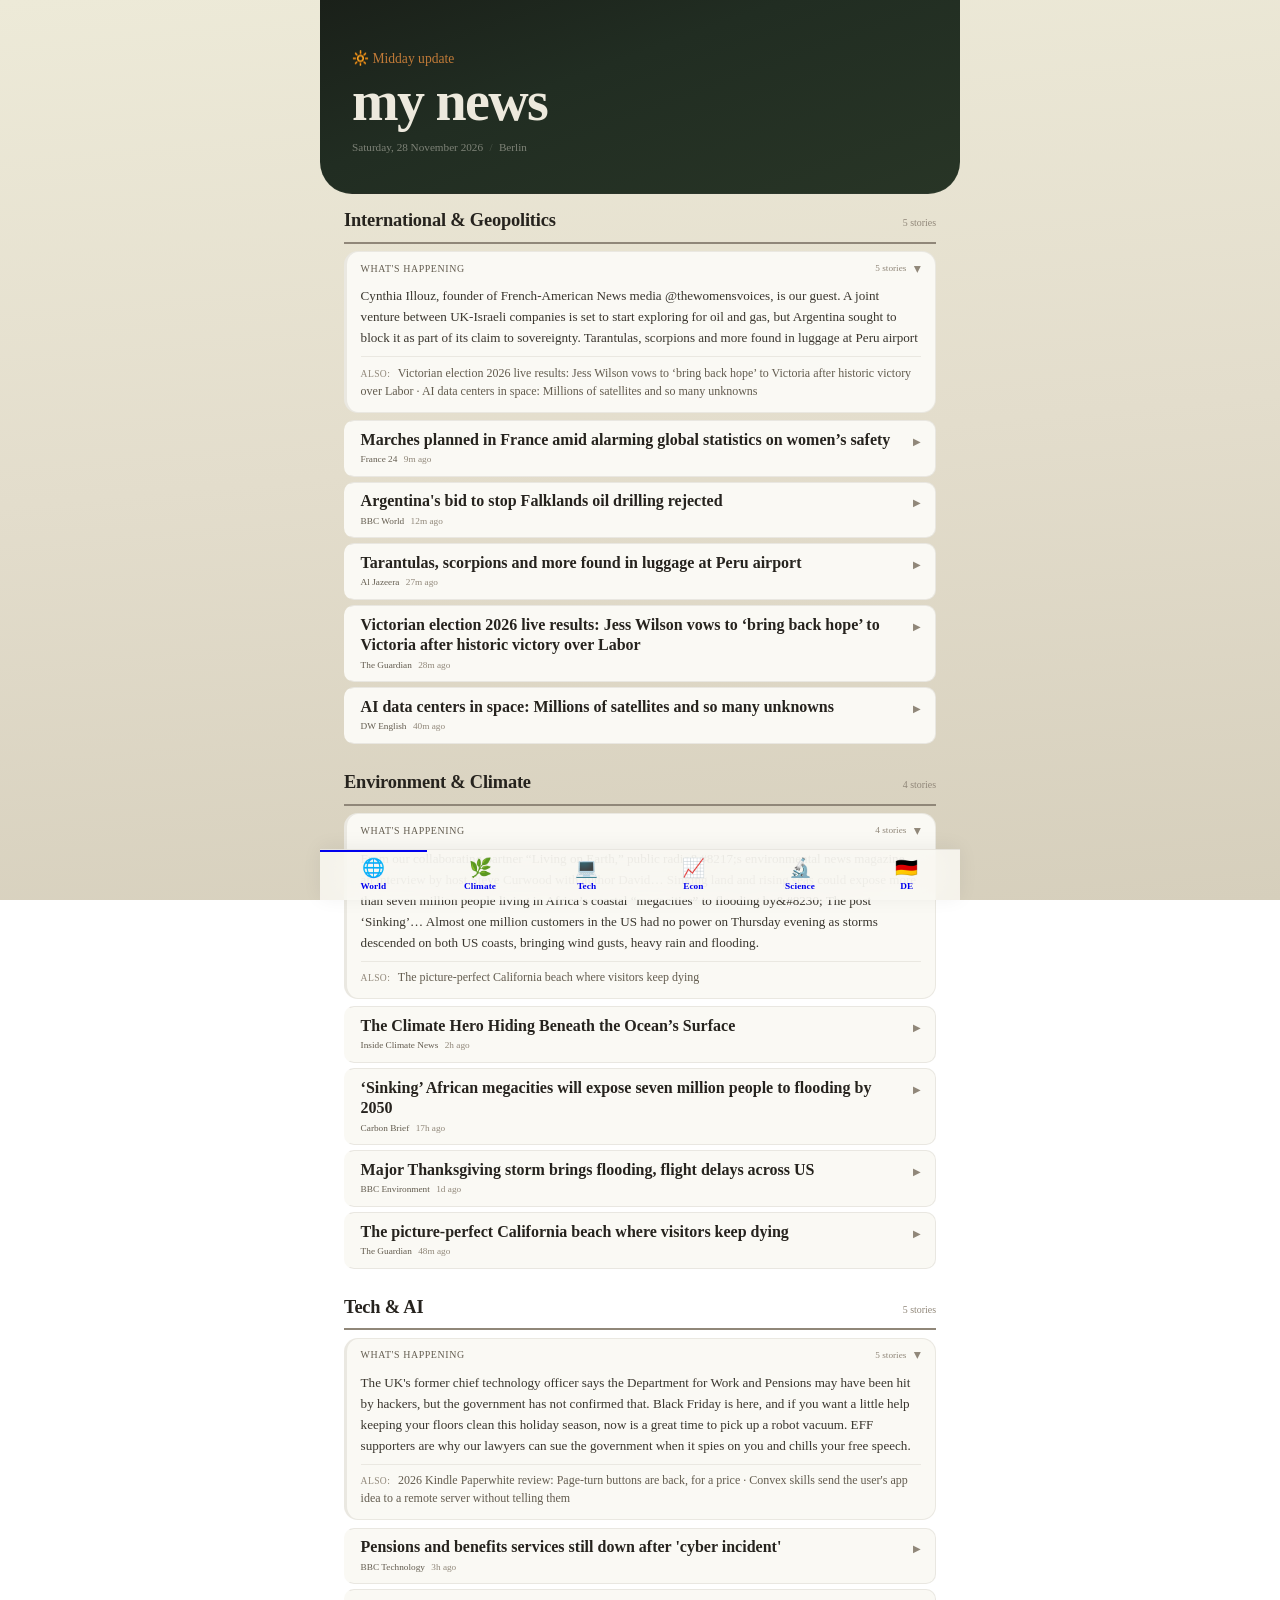
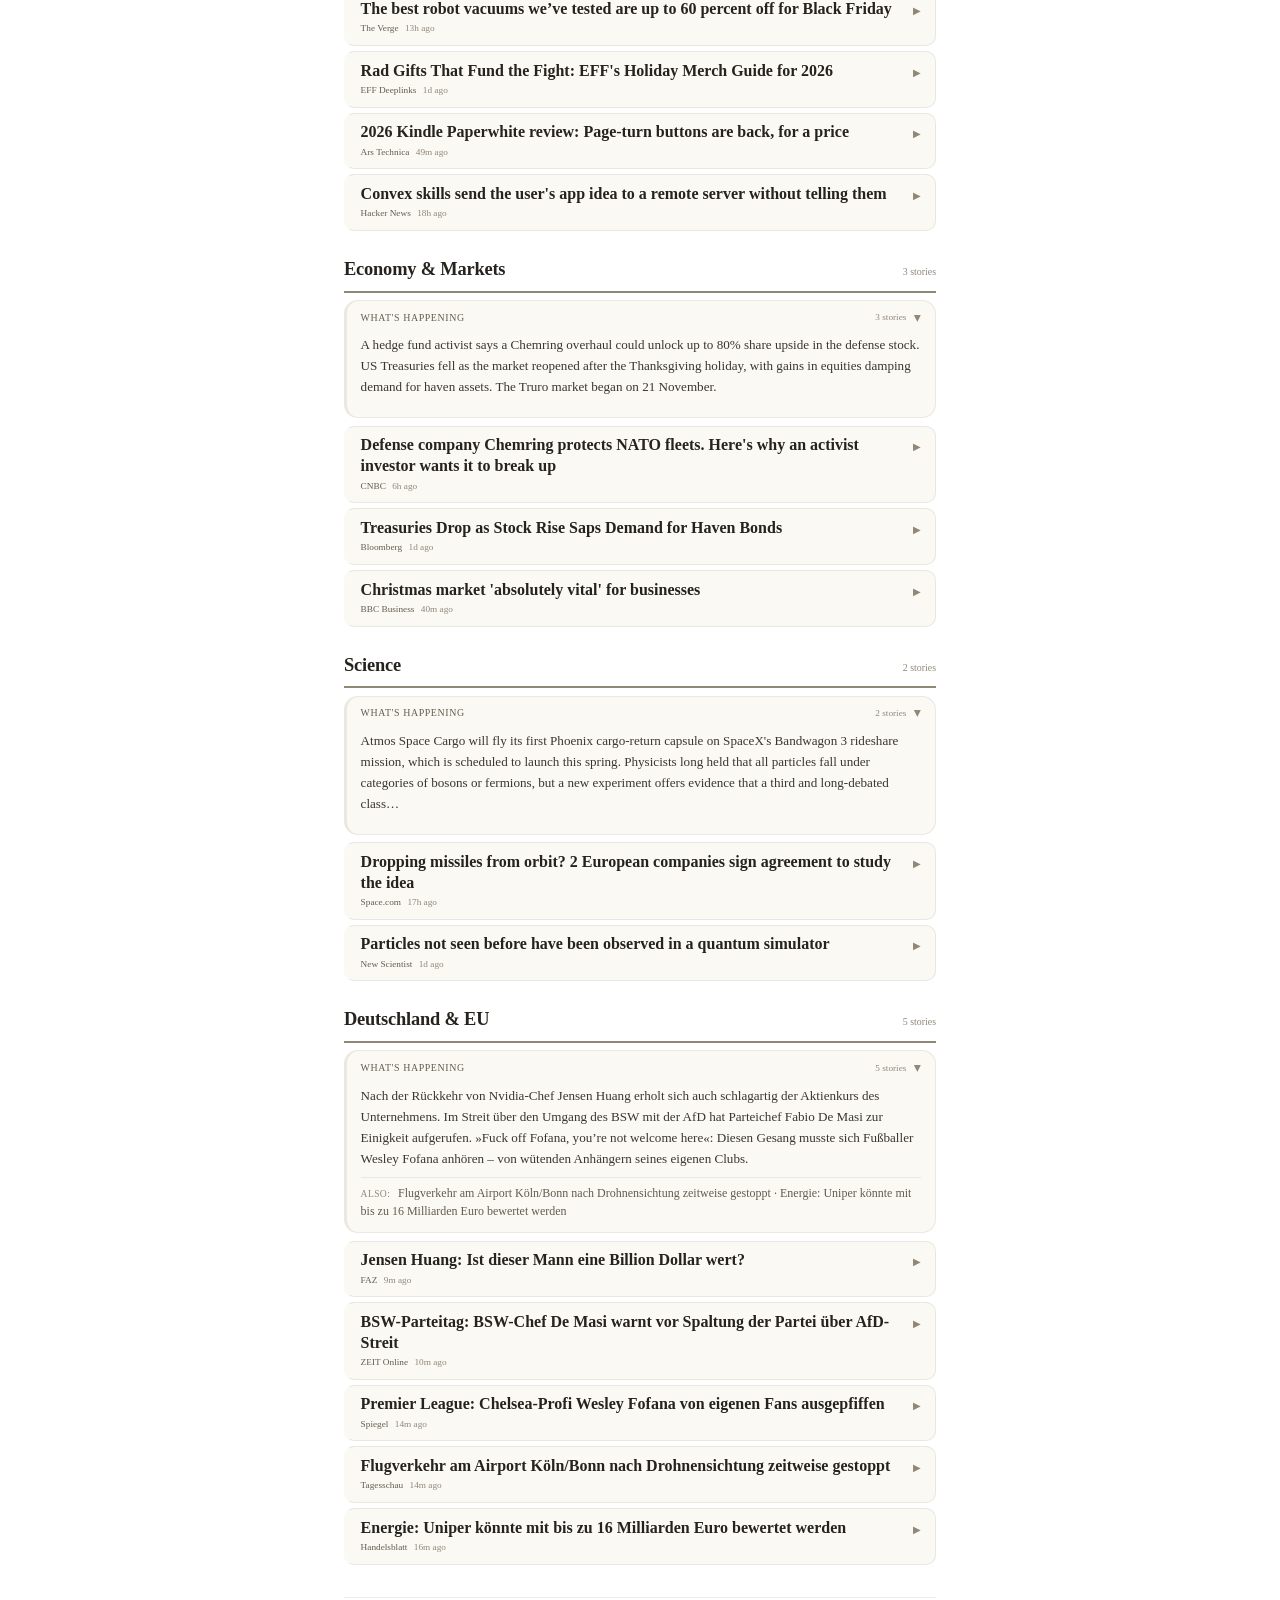
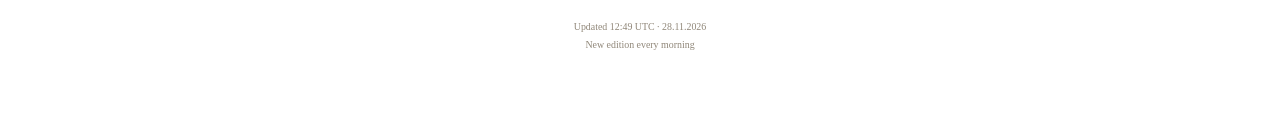
<file: docs/index.html>
<!DOCTYPE html>
<html lang="en">
<head>
    <meta charset="UTF-8">
    <meta name="viewport" content="width=device-width, initial-scale=1.0, viewport-fit=cover">
    <title>my news</title>
    <meta name="description" content="Your personal morning newspaper">
    <meta name="theme-color" content="#1A2019">
    <meta name="apple-mobile-web-app-capable" content="yes">
    <meta name="apple-mobile-web-app-status-bar-style" content="black-translucent">
    <meta name="apple-mobile-web-app-title" content="my news">
    <link rel="apple-touch-icon" href="icons/icon-192.png">
    <link rel="manifest" href="manifest.json">
    <link rel="preconnect" href="https://fonts.googleapis.com">
    <link rel="preconnect" href="https://fonts.gstatic.com" crossorigin>
    <link href="https://fonts.googleapis.com/css2?family=Bricolage+Grotesque:opsz,wght@12..96,200..800&family=Outfit:wght@300..700&display=swap" rel="stylesheet">
    <style>/* my news — styles */

*, *::before, *::after { margin: 0; padding: 0; box-sizing: border-box; }

/* ==============================
   LIGHT THEME (default)
   ============================== */
:root {
    --f-display: &#39;Bricolage Grotesque&#39;, system-ui, sans-serif;
    --f-body: &#39;Outfit&#39;, system-ui, sans-serif;
    --f-mono: ui-monospace, &#39;SF Mono&#39;, &#39;Cascadia Mono&#39;, &#39;Segoe UI Mono&#39;, monospace;

    --bg-top: #EDEAD8;
    --bg-mid: #E3DDCC;
    --bg-bot: #D6CFBC;
    --surface: #FAF9F4;
    --surface-hi: #F2F0E8;
    --surface-border: rgba(90, 80, 60, 0.10);
    --text: #26231E;
    --text-2: #3A362E;
    --text-3: #635C4F;
    --text-4: #908779;

    --accent: #C07A38;
    --accent-soft: rgba(192, 122, 56, 0.12);
    --accent-border: rgba(192, 122, 56, 0.3);
    --accent-hover: rgba(192, 122, 56, 0.18);

    --hero-bg: linear-gradient(160deg, #1A2019 0%, #212D22 40%, #283526 100%);
    --hero-text: #EDE9DD;
    --hero-dim: rgba(237,233,221,0.45);
    --hero-faint: rgba(237,233,221,0.2);
    --hero-glow1: rgba(192, 122, 56, 0.08);
    --hero-glow2: rgba(46, 122, 78, 0.05);
    --hero-hour-bg: rgba(192, 122, 56, 0.15);
    --hero-hour-dim: rgba(237,233,221,0.3);
    --hero-hour-text: rgba(237,233,221,0.8);
    --hero-border: rgba(237,233,221,0.06);

    --nav-glass: rgba(250, 249, 244, 0.82);
    --nav-border: rgba(90, 80, 60, 0.10);
    --nav-shadow: 0 -2px 20px rgba(0,0,0,0.06);

    --cat-international: #2C6E8A;
    --cat-environment: #2E7A4E;
    --cat-tech: #6D3DC7;
    --cat-economy: #B06510;
    --cat-science: #2558C2;
    --cat-germany: #C03030;

    --r: 14px;
    --r-sm: 10px;
}

/* ==============================
   DARK THEME
   ============================== */
[data-theme=&#34;dark&#34;] {
    --bg-top: #171A13;
    --bg-mid: #1A1D16;
    --bg-bot: #141710;
    --surface: #22261E;
    --surface-hi: #2A2E25;
    --surface-border: rgba(200, 190, 160, 0.08);
    --text: #E4DED0;
    --text-2: #C4BCA8;
    --text-3: #8A8272;
    --text-4: #7A7466;

    --accent: #D49040;
    --accent-soft: rgba(212, 144, 64, 0.14);
    --accent-border: rgba(212, 144, 64, 0.3);
    --accent-hover: rgba(212, 144, 64, 0.18);

    --hero-bg: linear-gradient(160deg, #0E120D 0%, #131A14 40%, #111810 100%);
    --hero-text: #E4DED0;
    --hero-dim: rgba(228,222,208,0.35);
    --hero-faint: rgba(228,222,208,0.15);
    --hero-glow1: rgba(212, 144, 64, 0.06);
    --hero-glow2: rgba(78, 170, 114, 0.04);
    --hero-hour-bg: rgba(212, 144, 64, 0.12);
    --hero-hour-dim: rgba(228,222,208,0.25);
    --hero-hour-text: rgba(228,222,208,0.75);
    --hero-border: rgba(228,222,208,0.05);

    --nav-glass: rgba(22, 26, 19, 0.82);
    --nav-border: rgba(200, 190, 160, 0.08);
    --nav-shadow: 0 -2px 20px rgba(0,0,0,0.25);

    --cat-international: #5A9EC4;
    --cat-environment: #4EAA72;
    --cat-tech: #A07EF4;
    --cat-economy: #D99A3A;
    --cat-science: #5E9CF5;
    --cat-germany: #E85858;
}

/* ==============================
   BASE
   ============================== */
html { font-size: 16px; -webkit-text-size-adjust: 100%; scroll-behavior: smooth; }

body {
    font-family: var(--f-body);
    font-weight: 400;
    background: linear-gradient(175deg, var(--bg-top) 0%, var(--bg-mid) 50%, var(--bg-bot) 100%);
    background-attachment: fixed;
    color: var(--text);
    max-width: 640px;
    margin: 0 auto;
    padding: 0 0 5rem;
    line-height: 1.6;
    min-height: 100vh;
    -webkit-font-smoothing: antialiased;
}

/* ==============================
   HERO
   ============================== */
.hero {
    background: var(--hero-bg);
    color: var(--hero-text);
    padding: 2.5rem 1.25rem 1rem;
    padding-top: max(2.5rem, calc(env(safe-area-inset-top) + 1.5rem));
    margin-bottom: 0.75rem;
    border-radius: 0 0 28px 28px;
    position: relative;
    overflow: hidden;
    border-bottom: 1px solid var(--hero-border);
}
.hero::before {
    content: &#39;&#39;;
    position: absolute;
    top: -30%;
    right: -15%;
    width: 55%;
    height: 75%;
    background: radial-gradient(ellipse, var(--hero-glow1) 0%, transparent 65%);
    pointer-events: none;
}
.hero::after {
    content: &#39;&#39;;
    position: absolute;
    bottom: -20%;
    left: -10%;
    width: 40%;
    height: 50%;
    background: radial-gradient(ellipse, var(--hero-glow2) 0%, transparent 65%);
    pointer-events: none;
}

.hero-greeting {
    font-family: var(--f-body);
    font-size: 0.85rem;
    font-weight: 500;
    color: var(--accent);
    margin-bottom: 0.35rem;
    position: relative;
}

.hero-top {
    display: flex;
    justify-content: space-between;
    align-items: flex-start;
    margin-bottom: 0.65rem;
    position: relative;
}
.hero-title {
    font-family: var(--f-display);
    font-size: 2.6rem;
    font-weight: 800;
    line-height: 0.95;
    letter-spacing: -0.03em;
    color: var(--hero-text);
    cursor: pointer;
    -webkit-user-select: none;
    user-select: none;
}
.hero-weather {
    display: flex;
    align-items: center;
    gap: 0.3rem;
    padding-top: 0.2rem;
}
.hw-icon { font-size: 1.6rem; line-height: 1; }
.hw-temp {
    font-family: var(--f-display);
    font-size: 2rem;
    font-weight: 700;
    line-height: 1;
    letter-spacing: -0.03em;
    color: var(--accent);
}

.hero-meta {
    font-family: var(--f-mono);
    font-size: 0.7rem;
    font-weight: 400;
    color: var(--hero-dim);
    display: flex;
    align-items: center;
    gap: 0.4rem;
    flex-wrap: wrap;
    margin-bottom: 1rem;
}
.hero-sep { color: var(--hero-faint); }

/* Hourly weather */
.hero-hourly-wrap {
    overflow-x: auto;
    margin: 0 -1.25rem;
    padding: 0 1.25rem;
    -webkit-overflow-scrolling: touch;
    scrollbar-width: none;
}
.hero-hourly-wrap::-webkit-scrollbar { display: none; }
.hero-hourly-wrap {
    mask-image: linear-gradient(to right, black 85%, transparent 100%);
    -webkit-mask-image: linear-gradient(to right, black 85%, transparent 100%);
}
.hero-hourly {
    display: flex;
    gap: 0.1rem;
    padding-bottom: 0.6rem;
    min-width: max-content;
}
.hh {
    display: flex;
    flex-direction: column;
    align-items: center;
    min-width: 3rem;
    padding: 0.4rem 0.2rem;
    border-radius: var(--r-sm);
    gap: 0.12rem;
}
.hh-now {
    background: var(--hero-hour-bg);
    outline: 1.5px solid var(--accent);
    outline-offset: -1.5px;
}
.hh-t {
    font-family: var(--f-mono);
    font-size: 0.6rem;
    font-weight: 500;
    color: var(--hero-hour-dim);
}
.hh-now .hh-t { color: var(--accent); font-weight: 700; }
.hh-now .hh-d { color: var(--accent); }
.hh-i { font-size: 1rem; line-height: 1; }
.hh-d {
    font-family: var(--f-mono);
    font-size: 0.75rem;
    font-weight: 500;
    color: var(--hero-hour-text);
}
.hh-r {
    font-family: var(--f-mono);
    font-size: 0.55rem;
    font-weight: 500;
    color: #7DBCE0;
    background: rgba(125, 188, 224, 0.12);
    padding: 0.05rem 0.25rem;
    border-radius: 3px;
}
.hh-r-hi {
    color: #93C5FD;
    background: rgba(147, 197, 253, 0.18);
}

/* ==============================
   FLOATING BOTTOM NAV
   ============================== */
.nav {
    position: fixed;
    bottom: 0;
    left: 50%;
    transform: translateX(-50%);
    z-index: 100;
    display: flex;
    align-items: stretch;
    gap: 0;
    max-width: 640px;
    width: 100%;
    padding: 0;
    padding-bottom: env(safe-area-inset-bottom, 0px);
    background: var(--nav-glass);
    backdrop-filter: blur(24px) saturate(1.5);
    -webkit-backdrop-filter: blur(24px) saturate(1.5);
    border-top: 1px solid var(--nav-border);
    box-shadow: var(--nav-shadow);
}
.nav-pill {
    flex: 1;
    display: flex;
    flex-direction: column;
    align-items: center;
    justify-content: center;
    gap: 0.1rem;
    padding: 0.45rem 0 0.4rem;
    text-decoration: none;
    background: none;
    border: none;
    border-top: 2px solid transparent;
    transition: all 0.12s ease;
    -webkit-tap-highlight-color: transparent;
}
.nav-pill:active { opacity: 0.6; }
.nav-icon {
    font-size: 1.15rem;
    line-height: 1;
}
.nav-label {
    font-family: var(--f-body);
    font-size: 0.58rem;
    font-weight: 600;
    letter-spacing: 0.01em;
}

/* Nav category colors */
.nav-pill[data-cat=&#34;international&#34;] .nav-label { color: var(--cat-international); }
.nav-pill[data-cat=&#34;environment&#34;]   .nav-label { color: var(--cat-environment); }
.nav-pill[data-cat=&#34;tech&#34;]          .nav-label { color: var(--cat-tech); }
.nav-pill[data-cat=&#34;economy&#34;]       .nav-label { color: var(--cat-economy); }
.nav-pill[data-cat=&#34;science&#34;]       .nav-label { color: var(--cat-science); }
.nav-pill[data-cat=&#34;germany&#34;]       .nav-label { color: var(--cat-germany); }

/* Active state via scroll spy */
.nav-pill.active {
    border-top-color: currentColor;
}
.nav-pill.active[data-cat=&#34;international&#34;] { border-top-color: var(--cat-international); }
.nav-pill.active[data-cat=&#34;environment&#34;]   { border-top-color: var(--cat-environment); }
.nav-pill.active[data-cat=&#34;tech&#34;]          { border-top-color: var(--cat-tech); }
.nav-pill.active[data-cat=&#34;economy&#34;]       { border-top-color: var(--cat-economy); }
.nav-pill.active[data-cat=&#34;science&#34;]       { border-top-color: var(--cat-science); }
.nav-pill.active[data-cat=&#34;germany&#34;]       { border-top-color: var(--cat-germany); }

/* ==============================
   CATEGORY SECTION
   ============================== */
.section {
    padding: 0 1rem;
    margin-bottom: 1.5rem;
}
.sec-head {
    display: flex;
    justify-content: space-between;
    align-items: baseline;
    margin-bottom: 0.45rem;
    padding-bottom: 0.4rem;
    border-bottom: 2.5px solid var(--text-4);
}
.sec-head[data-cat=&#34;international&#34;] { border-color: var(--cat-international); }
.sec-head[data-cat=&#34;environment&#34;]   { border-color: var(--cat-environment); }
.sec-head[data-cat=&#34;tech&#34;]          { border-color: var(--cat-tech); }
.sec-head[data-cat=&#34;economy&#34;]       { border-color: var(--cat-economy); }
.sec-head[data-cat=&#34;science&#34;]       { border-color: var(--cat-science); }
.sec-head[data-cat=&#34;germany&#34;]       { border-color: var(--cat-germany); }

.sec-label {
    font-family: var(--f-display);
    font-size: 1.15rem;
    font-weight: 700;
    letter-spacing: -0.01em;
}
.sec-head[data-cat=&#34;international&#34;] .sec-label { color: var(--cat-international); }
.sec-head[data-cat=&#34;environment&#34;]   .sec-label { color: var(--cat-environment); }
.sec-head[data-cat=&#34;tech&#34;]          .sec-label { color: var(--cat-tech); }
.sec-head[data-cat=&#34;economy&#34;]       .sec-label { color: var(--cat-economy); }
.sec-head[data-cat=&#34;science&#34;]       .sec-label { color: var(--cat-science); }
.sec-head[data-cat=&#34;germany&#34;]       .sec-label { color: var(--cat-germany); }

.sec-count {
    font-family: var(--f-mono);
    font-size: 0.62rem;
    color: var(--text-4);
}

/* ==============================
   SUMMARY — expandable overview
   ============================== */
.tldr {
    background: var(--surface);
    border-radius: var(--r);
    margin-bottom: 0.45rem;
    border: 1px solid var(--surface-border);
    border-left: 3px solid var(--text-4);
    overflow: hidden;
    transition: border-color 0.15s;
}
.tldr[open] { border-color: var(--surface-border); }

.tldr[data-cat=&#34;international&#34;] { border-left-color: var(--cat-international); }
.tldr[data-cat=&#34;environment&#34;]   { border-left-color: var(--cat-environment); }
.tldr[data-cat=&#34;tech&#34;]          { border-left-color: var(--cat-tech); }
.tldr[data-cat=&#34;economy&#34;]       { border-left-color: var(--cat-economy); }
.tldr[data-cat=&#34;science&#34;]       { border-left-color: var(--cat-science); }
.tldr[data-cat=&#34;germany&#34;]       { border-left-color: var(--cat-germany); }

.tldr-head {
    display: flex;
    align-items: center;
    gap: 0.5rem;
    padding: 0.55rem 0.85rem;
    cursor: pointer;
    list-style: none;
    -webkit-tap-highlight-color: transparent;
    user-select: none;
    -webkit-user-select: none;
}
.tldr-head::-webkit-details-marker { display: none; }
.tldr-head::marker { display: none; content: &#39;&#39;; }

.tldr-label {
    font-family: var(--f-mono);
    font-size: 0.62rem;
    font-weight: 500;
    text-transform: uppercase;
    letter-spacing: 0.06em;
    color: var(--text-3);
}
.tldr-count {
    font-family: var(--f-mono);
    font-size: 0.58rem;
    color: var(--text-4);
    margin-left: auto;
}
.tldr-chevron {
    font-size: 0.55rem;
    color: var(--text-4);
    transition: transform 0.2s;
}
.tldr[open] .tldr-chevron { transform: rotate(90deg); }

.tldr-body {
    padding: 0 0.85rem 0.75rem;
}
.tldr-para {
    font-size: 0.82rem;
    line-height: 1.6;
    color: var(--text-2);
    margin-bottom: 0.5rem;
}
.tldr-also {
    font-size: 0.75rem;
    line-height: 1.5;
    color: var(--text-3);
    padding-top: 0.4rem;
    border-top: 1px solid var(--surface-border);
}
.tldr-also-label {
    font-family: var(--f-mono);
    font-size: 0.6rem;
    font-weight: 500;
    text-transform: uppercase;
    letter-spacing: 0.04em;
    color: var(--text-4);
    margin-right: 0.3rem;
}
.tldr-also-item { color: var(--text-3); }

/* ==============================
   STORY — expandable article card
   ============================== */
.story {
    background: var(--surface);
    border-radius: var(--r-sm);
    margin-bottom: 0.3rem;
    border: 1px solid var(--surface-border);
    border-left: 3px solid transparent;
    transition: border-color 0.15s;
}
.story[open] {
    background: var(--surface-hi);
    border-color: var(--surface-border);
    border-radius: var(--r);
}

.story[data-cat=&#34;international&#34;] { border-left-color: var(--cat-international); }
.story[data-cat=&#34;environment&#34;]   { border-left-color: var(--cat-environment); }
.story[data-cat=&#34;tech&#34;]          { border-left-color: var(--cat-tech); }
.story[data-cat=&#34;economy&#34;]       { border-left-color: var(--cat-economy); }
.story[data-cat=&#34;science&#34;]       { border-left-color: var(--cat-science); }
.story[data-cat=&#34;germany&#34;]       { border-left-color: var(--cat-germany); }

.story-head {
    display: block;
    padding: 0.55rem 0.85rem;
    cursor: pointer;
    list-style: none;
    -webkit-tap-highlight-color: transparent;
    user-select: none;
    -webkit-user-select: none;
    transition: background 0.12s;
}
.story-head::-webkit-details-marker { display: none; }
.story-head::marker { display: none; content: &#39;&#39;; }
.story-head:active { background: var(--accent-soft); }

.story-row {
    display: flex;
    align-items: baseline;
    gap: 0.5rem;
}
.story-title {
    font-family: var(--f-body);
    font-size: 0.85rem;
    font-weight: 600;
    line-height: 1.3;
    color: var(--text);
    flex: 1;
}
.story-chevron {
    font-size: 0.6rem;
    color: var(--text-4);
    flex-shrink: 0;
    transition: transform 0.2s;
}
.story[open] .story-chevron { transform: rotate(90deg); }
.story-meta {
    font-family: var(--f-mono);
    font-size: 0.58rem;
    color: var(--text-4);
    display: flex;
    gap: 0.4rem;
    margin-top: 0.1rem;
}
.story-src { color: var(--text-3); font-weight: 500; }

.story-img {
    width: 100%;
    max-height: 12rem;
    object-fit: cover;
    border-radius: var(--r-sm);
    margin-bottom: 0.5rem;
}
.story-body { padding: 0 0.85rem 0.75rem; }
.story-text {
    font-size: 0.82rem;
    line-height: 1.55;
    color: var(--text-2);
    margin-bottom: 0.5rem;
}
.story-link {
    font-family: var(--f-body);
    font-size: 0.72rem;
    font-weight: 600;
    color: var(--accent);
    text-decoration: none;
    padding: 0.4rem 0.75rem;
    border-radius: 100px;
    background: var(--accent-soft);
    border: 1px solid var(--accent-border);
    display: inline-flex;
    align-items: center;
    gap: 0.25rem;
    transition: all 0.12s;
}
.story-link:active {
    transform: scale(0.97);
}

/* Visited article — dim the title */
.story.visited .story-title {
    color: var(--text-3);
}
.story.visited .story-head {
    opacity: 0.7;
}

/* ==============================
   MISC
   ============================== */
.empty {
    font-size: 0.85rem;
    color: var(--text-4);
    font-style: italic;
    padding: 1rem 0;
}
.foot {
    padding: 1.25rem 1rem 0;
    border-top: 1px solid var(--surface-border);
    text-align: center;
    font-family: var(--f-mono);
    font-size: 0.62rem;
    color: var(--text-4);
    line-height: 1.8;
    margin: 2rem 1rem 0;
}

/* ==============================
   RESPONSIVE
   ============================== */
@media (min-width: 768px) {
    .hero { padding: 3rem 2rem 1.25rem; border-radius: 0 0 32px 32px; }
    .hero-title { font-size: 3.5rem; }
    .hw-temp { font-size: 2.5rem; }
    .section { padding: 0 1.5rem; }
    .story-title { font-size: 1rem; }
    .foot { margin: 2rem 1.5rem 0; }
}

@media (hover: hover) {
    .story:hover { border-color: var(--surface-border); }
    .story-head:hover { background: var(--accent-soft); }
    .tldr:hover { border-color: var(--surface-border); }
    .tldr-head:hover { background: var(--accent-soft); }
    .nav-pill:hover { opacity: 0.8; }
    .story-link:hover { color: var(--text); background: var(--accent-hover); }
}
</style>
    <script>
    // Auto light/dark — dark mode 19:00–06:59, light mode 07:00–18:59
    (function(){
        var h = new Date().getHours();
        var t = (h >= 19 || h < 7) ? 'dark' : 'light';
        document.documentElement.setAttribute('data-theme', t);
        // Update theme-color meta for status bar
        var m = document.querySelector('meta[name="theme-color"]');
        if (m) m.content = t === 'dark' ? '#0E120D' : '#1A2019';
    })();
    </script>
</head>
<body>

    <!-- HERO: Greeting + Masthead + Weather combined -->
    <header class="hero">
        <div class="hero-greeting">🔆 Midday update</div>
        <div class="hero-top">
            <h1 class="hero-title">my news</h1>
            
        </div>
        <div class="hero-meta">
            <span>Saturday, 28 November 2026</span>
            <span class="hero-sep">/</span>
            <span>Berlin</span>
            
            
        </div>

        
    </header>

    <main>
    <!-- CATEGORIES -->
    
    <section class="section" id="international" aria-label="International &amp; Geopolitics">
        <div class="sec-head" data-cat="international">
            <h2 class="sec-label">International &amp; Geopolitics</h2>
            <span class="sec-count">5 stories</span>
        </div>

        
        <details class="tldr" data-cat="international" open>
            <summary class="tldr-head">
                <span class="tldr-label">What's happening</span>
                <span class="tldr-count">5 stories</span>
                <span class="tldr-chevron">&#9654;</span>
            </summary>
            <div class="tldr-body">
                
                <p class="tldr-para">Cynthia Illouz, founder of French-American News media @thewomensvoices, is our guest. A joint venture between UK-Israeli companies is set to start exploring for oil and gas, but Argentina sought to block it as part of its claim to sovereignty. Tarantulas, scorpions and more found in luggage at Peru airport</p>
                
                
                <div class="tldr-also">
                    <span class="tldr-also-label">Also:</span>
                    
                    <span class="tldr-also-item">Victorian election 2026 live results: Jess Wilson vows to ‘bring back hope’ to Victoria after historic victory over Labor · </span>
                    
                    <span class="tldr-also-item">AI data centers in space: Millions of satellites and so many unknowns</span>
                    
                </div>
                
            </div>
        </details>
        

        
            
            <details class="story" data-cat="international">
                <summary class="story-head">
                    <span class="story-row">
                        <span class="story-title">Marches planned in France amid alarming global statistics on women’s safety</span>
                        <span class="story-chevron">&#9654;</span>
                    </span>
                    <span class="story-meta">
                        <span class="story-src">France 24</span>
                        <span>9m ago</span>
                    </span>
                </summary>
                <div class="story-body">
                    
                    <img src="https://s.france24.com/media/display/f2f549e0-eb27-11f1-bf5a-174dac1c1bf0/w:1024/p:16x9/EN-20261128-130951-132127-CS-01.jpg" alt="" class="story-img" loading="lazy" decoding="async" onerror="this.remove()">
                    
                    
                    <p class="story-text">Cynthia Illouz, founder of French-American News media @thewomensvoices, is our guest.</p>
                    
                    <a href="https://www.france24.com/en/marches-planned-in-france-amid-alarming-global-statistics-on-women-s-safety" target="_blank" rel="noopener" class="story-link">
                        Read at France 24 &rarr;
                    </a>
                </div>
            </details>
            
            <details class="story" data-cat="international">
                <summary class="story-head">
                    <span class="story-row">
                        <span class="story-title">Argentina&#39;s bid to stop Falklands oil drilling rejected</span>
                        <span class="story-chevron">&#9654;</span>
                    </span>
                    <span class="story-meta">
                        <span class="story-src">BBC World</span>
                        <span>12m ago</span>
                    </span>
                </summary>
                <div class="story-body">
                    
                    <img src="https://ichef.bbci.co.uk/ace/standard/240/cpsprodpb/1615/live/b6e6bd30-eb1d-11f1-8743-3f686b14075c.jpg" alt="" class="story-img" loading="lazy" decoding="async" onerror="this.remove()">
                    
                    
                    <p class="story-text">A joint venture between UK-Israeli companies is set to start exploring for oil and gas, but Argentina sought to block it as part of its claim to sovereignty.</p>
                    
                    <a href="https://www.bbc.co.uk/news/articles/c84gnq3qq9rno?at_medium=RSS&amp;at_campaign=rss" target="_blank" rel="noopener" class="story-link">
                        Read at BBC World &rarr;
                    </a>
                </div>
            </details>
            
            <details class="story" data-cat="international">
                <summary class="story-head">
                    <span class="story-row">
                        <span class="story-title">Tarantulas, scorpions and more found in luggage at Peru airport</span>
                        <span class="story-chevron">&#9654;</span>
                    </span>
                    <span class="story-meta">
                        <span class="story-src">Al Jazeera</span>
                        <span>27m ago</span>
                    </span>
                </summary>
                <div class="story-body">
                    
                    
                    <p class="story-text">Tarantulas, scorpions and more found in luggage at Peru airport</p>
                    
                    <a href="https://www.aljazeera.com/video/newsfeed/2026/11/28/tarantulas-scorpions-and-more-found-in-luggage-at-peru-airport?traffic_source=rss" target="_blank" rel="noopener" class="story-link">
                        Read at Al Jazeera &rarr;
                    </a>
                </div>
            </details>
            
            <details class="story" data-cat="international">
                <summary class="story-head">
                    <span class="story-row">
                        <span class="story-title">Victorian election 2026 live results: Jess Wilson vows to ‘bring back hope’ to Victoria after historic victory over Labor</span>
                        <span class="story-chevron">&#9654;</span>
                    </span>
                    <span class="story-meta">
                        <span class="story-src">The Guardian</span>
                        <span>28m ago</span>
                    </span>
                </summary>
                <div class="story-body">
                    
                    
                    <p class="story-text">Follow live updates and results tonight as Jess Wilson becomes state’s 51st premier, with Labor leader Ben Carroll projected to lose seat Full report: Ben Carroll concedes Victorian election to Jess Wilson, ending 12 years of Labor government Victoria election live results: votes tracker, map and seat counts Victorian election 2026 guide: what you need to know Check the parties’ key promises and policies See all of our Victorian state election coverage Get our daily political email , free app or</p>
                    
                    <a href="https://www.theguardian.com/australia-news/live/2026/nov/28/victorian-election-live-results-updates-premier-ben-carroll-jess-wilson-warren-pickering-2026-victoria-polls-votes-latest-news-ntwnfb" target="_blank" rel="noopener" class="story-link">
                        Read at The Guardian &rarr;
                    </a>
                </div>
            </details>
            
            <details class="story" data-cat="international">
                <summary class="story-head">
                    <span class="story-row">
                        <span class="story-title">AI data centers in space: Millions of satellites and so many unknowns</span>
                        <span class="story-chevron">&#9654;</span>
                    </span>
                    <span class="story-meta">
                        <span class="story-src">DW English</span>
                        <span>40m ago</span>
                    </span>
                </summary>
                <div class="story-body">
                    
                    
                    <p class="story-text">SpaceX is seeking approval to launch a million satellites into orbit to build AI data centers in space. Experts are skeptical, citing many unanswered questions. At the top of the list: Who owns the sky?</p>
                    
                    <a href="https://www.dw.com/en/ai-data-centers-in-space-millions-of-satellites-and-so-many-unknowns/a-80080166?maca=en-rss-en-all-1573-rdf" target="_blank" rel="noopener" class="story-link">
                        Read at DW English &rarr;
                    </a>
                </div>
            </details>
            
        
    </section>
    
    <section class="section" id="environment" aria-label="Environment &amp; Climate">
        <div class="sec-head" data-cat="environment">
            <h2 class="sec-label">Environment &amp; Climate</h2>
            <span class="sec-count">4 stories</span>
        </div>

        
        <details class="tldr" data-cat="environment" open>
            <summary class="tldr-head">
                <span class="tldr-label">What's happening</span>
                <span class="tldr-count">4 stories</span>
                <span class="tldr-chevron">&#9654;</span>
            </summary>
            <div class="tldr-body">
                
                <p class="tldr-para">From our collaborating partner “Living on Earth,” public radio&amp;#8217;s environmental news magazine, an interview by host Steve Curwood with author David… Sinking land and rising seas could expose more than seven million people living in Africa’s coastal “megacities” to flooding by&amp;#8230; The post ‘Sinking’… Almost one million customers in the US had no power on Thursday evening as storms descended on both US coasts, bringing wind gusts, heavy rain and flooding.</p>
                
                
                <div class="tldr-also">
                    <span class="tldr-also-label">Also:</span>
                    
                    <span class="tldr-also-item">The picture-perfect California beach where visitors keep dying</span>
                    
                </div>
                
            </div>
        </details>
        

        
            
            <details class="story" data-cat="environment">
                <summary class="story-head">
                    <span class="story-row">
                        <span class="story-title">The Climate Hero Hiding Beneath the Ocean’s Surface</span>
                        <span class="story-chevron">&#9654;</span>
                    </span>
                    <span class="story-meta">
                        <span class="story-src">Inside Climate News</span>
                        <span>2h ago</span>
                    </span>
                </summary>
                <div class="story-body">
                    
                    
                    <p class="story-text">From our collaborating partner “Living on Earth,” public radio&amp;#8217;s environmental news magazine, an interview by host Steve Curwood with author David Helvarg.&amp;#160; Kelp forests are one of the most productive ecosystems on Earth, and the nearly 1 million square miles of them along the colder coastlines of the world are increasingly under threat from climate [&amp;#8230;]</p>
                    
                    <a href="https://insideclimatenews.org/news/28112026/kelp-forest-climate-hero/" target="_blank" rel="noopener" class="story-link">
                        Read at Inside Climate News &rarr;
                    </a>
                </div>
            </details>
            
            <details class="story" data-cat="environment">
                <summary class="story-head">
                    <span class="story-row">
                        <span class="story-title">‘Sinking’ African megacities will expose seven million people to flooding by 2050</span>
                        <span class="story-chevron">&#9654;</span>
                    </span>
                    <span class="story-meta">
                        <span class="story-src">Carbon Brief</span>
                        <span>17h ago</span>
                    </span>
                </summary>
                <div class="story-body">
                    
                    
                    <p class="story-text">Sinking land and rising seas could expose more than seven million people living in Africa’s coastal “megacities” to flooding by&amp;#8230; The post ‘Sinking’ African megacities will expose seven million people to flooding by 2050 appeared first on Carbon Brief .</p>
                    
                    <a href="https://www.carbonbrief.org/sinking-african-megacities-will-expose-seven-million-people-to-flooding-by-2050" target="_blank" rel="noopener" class="story-link">
                        Read at Carbon Brief &rarr;
                    </a>
                </div>
            </details>
            
            <details class="story" data-cat="environment">
                <summary class="story-head">
                    <span class="story-row">
                        <span class="story-title">Major Thanksgiving storm brings flooding, flight delays across US</span>
                        <span class="story-chevron">&#9654;</span>
                    </span>
                    <span class="story-meta">
                        <span class="story-src">BBC Environment</span>
                        <span>1d ago</span>
                    </span>
                </summary>
                <div class="story-body">
                    
                    <img src="https://ichef.bbci.co.uk/ace/standard/240/cpsprodpb/5163/live/6a7c75a0-ea2f-11f1-b33b-b39c81e690e4.jpg" alt="" class="story-img" loading="lazy" decoding="async" onerror="this.remove()">
                    
                    
                    <p class="story-text">Almost one million customers in the US had no power on Thursday evening as storms descended on both US coasts, bringing wind gusts, heavy rain and flooding.</p>
                    
                    <a href="https://www.bbc.co.uk/news/articles/ckm2mz3prq77o?at_medium=RSS&amp;at_campaign=rss" target="_blank" rel="noopener" class="story-link">
                        Read at BBC Environment &rarr;
                    </a>
                </div>
            </details>
            
            <details class="story" data-cat="environment">
                <summary class="story-head">
                    <span class="story-row">
                        <span class="story-title">The picture-perfect California beach where visitors keep dying</span>
                        <span class="story-chevron">&#9654;</span>
                    </span>
                    <span class="story-meta">
                        <span class="story-src">The Guardian</span>
                        <span>48m ago</span>
                    </span>
                </summary>
                <div class="story-body">
                    
                    
                    <p class="story-text">The deaths of four people and the disappearance of another in six months have raised questions about Panther beach and what can be done to keep people safer Panther state beach in California looks like something out of a dream: it lies among the coastal coves between Santa Cruz and Half Moon Bay, open directly to the Pacific. Dramatic shale cliffs climb 50ft into the air, while tiny pocket beaches sit between them, pummeled by large waves. In this wild-seeming place, young people flock to escape</p>
                    
                    <a href="https://www.theguardian.com/us-news/2026/nov/28/california-panther-beach-danger" target="_blank" rel="noopener" class="story-link">
                        Read at The Guardian &rarr;
                    </a>
                </div>
            </details>
            
        
    </section>
    
    <section class="section" id="tech" aria-label="Tech &amp; AI">
        <div class="sec-head" data-cat="tech">
            <h2 class="sec-label">Tech &amp; AI</h2>
            <span class="sec-count">5 stories</span>
        </div>

        
        <details class="tldr" data-cat="tech" open>
            <summary class="tldr-head">
                <span class="tldr-label">What's happening</span>
                <span class="tldr-count">5 stories</span>
                <span class="tldr-chevron">&#9654;</span>
            </summary>
            <div class="tldr-body">
                
                <p class="tldr-para">The UK&#39;s former chief technology officer says the Department for Work and Pensions may have been hit by hackers, but the government has not confirmed that. Black Friday is here, and if you want a little help keeping your floors clean this holiday season, now is a great time to pick up a robot vacuum. EFF supporters are why our lawyers can sue the government when it spies on you and chills your free speech.</p>
                
                
                <div class="tldr-also">
                    <span class="tldr-also-label">Also:</span>
                    
                    <span class="tldr-also-item">2026 Kindle Paperwhite review: Page-turn buttons are back, for a price · </span>
                    
                    <span class="tldr-also-item">Convex skills send the user&#39;s app idea to a remote server without telling them</span>
                    
                </div>
                
            </div>
        </details>
        

        
            
            <details class="story" data-cat="tech">
                <summary class="story-head">
                    <span class="story-row">
                        <span class="story-title">Pensions and benefits services still down after &#39;cyber incident&#39;</span>
                        <span class="story-chevron">&#9654;</span>
                    </span>
                    <span class="story-meta">
                        <span class="story-src">BBC Technology</span>
                        <span>3h ago</span>
                    </span>
                </summary>
                <div class="story-body">
                    
                    <img src="https://ichef.bbci.co.uk/ace/standard/240/cpsprodpb/1ac8/live/f4dc2df0-eafa-11f1-83de-2b6b9d423090.jpg" alt="" class="story-img" loading="lazy" decoding="async" onerror="this.remove()">
                    
                    
                    <p class="story-text">The UK&#39;s former chief technology officer says the Department for Work and Pensions may have been hit by hackers, but the government has not confirmed that.</p>
                    
                    <a href="https://www.bbc.co.uk/news/articles/cm1wrgqyq4d8o?at_medium=RSS&amp;at_campaign=rss" target="_blank" rel="noopener" class="story-link">
                        Read at BBC Technology &rarr;
                    </a>
                </div>
            </details>
            
            <details class="story" data-cat="tech">
                <summary class="story-head">
                    <span class="story-row">
                        <span class="story-title">The best robot vacuums we’ve tested are up to 60 percent off for Black Friday</span>
                        <span class="story-chevron">&#9654;</span>
                    </span>
                    <span class="story-meta">
                        <span class="story-src">The Verge</span>
                        <span>13h ago</span>
                    </span>
                </summary>
                <div class="story-body">
                    
                    
                    <p class="story-text">Black Friday is here, and if you want a little help keeping your floors clean this holiday season, now is a great time to pick up a robot vacuum. Some of the best models we’ve tested over the last year or two are on sale for up to 60 percent off, whether you’re after a [&amp;#8230;]</p>
                    
                    <a href="https://www.theverge.com/gadgets/1044487/best-black-friday-robot-vacuum-mop-deals-2026" target="_blank" rel="noopener" class="story-link">
                        Read at The Verge &rarr;
                    </a>
                </div>
            </details>
            
            <details class="story" data-cat="tech">
                <summary class="story-head">
                    <span class="story-row">
                        <span class="story-title">Rad Gifts That Fund the Fight: EFF&#39;s Holiday Merch Guide for 2026</span>
                        <span class="story-chevron">&#9654;</span>
                    </span>
                    <span class="story-meta">
                        <span class="story-src">EFF Deeplinks</span>
                        <span>1d ago</span>
                    </span>
                </summary>
                <div class="story-body">
                    
                    <img src="https://www.eff.org/files/banner_library/stim-sticker-banner-flat.jpg" alt="" class="story-img" loading="lazy" decoding="async" onerror="this.remove()">
                    
                    
                    <p class="story-text">EFF supporters are why our lawyers can sue the government when it spies on you and chills your free speech. EFF members make it possible for our technologists to build the tools to protect privacy on the streets and online. And donations to EFF are what fuels our activists as they fight to pass good laws and to end bad company practices . But you can also support EFF by buying gear from the EFF Online Shop ! And starting today, take 20% off your entire order with coupon code: &#34; BL4CKFRID4Y &#34; ! F</p>
                    
                    <a href="https://www.eff.org/deeplinks/2026/11/rad-gifts-fund-fight-effs-holiday-merch-guide-2026" target="_blank" rel="noopener" class="story-link">
                        Read at EFF Deeplinks &rarr;
                    </a>
                </div>
            </details>
            
            <details class="story" data-cat="tech">
                <summary class="story-head">
                    <span class="story-row">
                        <span class="story-title">2026 Kindle Paperwhite review: Page-turn buttons are back, for a price</span>
                        <span class="story-chevron">&#9654;</span>
                    </span>
                    <span class="story-meta">
                        <span class="story-src">Ars Technica</span>
                        <span>49m ago</span>
                    </span>
                </summary>
                <div class="story-body">
                    
                    <img src="https://cdn.arstechnica.net/wp-content/uploads/2026/11/IMG_9931-500x500.jpeg" alt="" class="story-img" loading="lazy" decoding="async" onerror="this.remove()">
                    
                    
                    <p class="story-text">Kindles are getting costlier faster than they&#39;re getting better.</p>
                    
                    <a href="https://arstechnica.com/gadgets/2026/11/2026-kindle-paperwhite-review-page-turn-buttons-are-back-for-a-price/" target="_blank" rel="noopener" class="story-link">
                        Read at Ars Technica &rarr;
                    </a>
                </div>
            </details>
            
            <details class="story" data-cat="tech">
                <summary class="story-head">
                    <span class="story-row">
                        <span class="story-title">Convex skills send the user&#39;s app idea to a remote server without telling them</span>
                        <span class="story-chevron">&#9654;</span>
                    </span>
                    <span class="story-meta">
                        <span class="story-src">Hacker News</span>
                        <span>18h ago</span>
                    </span>
                </summary>
                <div class="story-body">
                    
                    
                    <a href="https://github.com/convex/convex-backend-skill/issues/64" target="_blank" rel="noopener" class="story-link">
                        Read at Hacker News &rarr;
                    </a>
                </div>
            </details>
            
        
    </section>
    
    <section class="section" id="economy" aria-label="Economy &amp; Markets">
        <div class="sec-head" data-cat="economy">
            <h2 class="sec-label">Economy &amp; Markets</h2>
            <span class="sec-count">3 stories</span>
        </div>

        
        <details class="tldr" data-cat="economy" open>
            <summary class="tldr-head">
                <span class="tldr-label">What's happening</span>
                <span class="tldr-count">3 stories</span>
                <span class="tldr-chevron">&#9654;</span>
            </summary>
            <div class="tldr-body">
                
                <p class="tldr-para">A hedge fund activist says a Chemring overhaul could unlock up to 80% share upside in the defense stock. US Treasuries fell as the market reopened after the Thanksgiving holiday, with gains in equities damping demand for haven assets. The Truro market began on 21 November.</p>
                
                
            </div>
        </details>
        

        
            
            <details class="story" data-cat="economy">
                <summary class="story-head">
                    <span class="story-row">
                        <span class="story-title">Defense company Chemring protects NATO fleets. Here&#39;s why an activist investor wants it to break up</span>
                        <span class="story-chevron">&#9654;</span>
                    </span>
                    <span class="story-meta">
                        <span class="story-src">CNBC</span>
                        <span>6h ago</span>
                    </span>
                </summary>
                <div class="story-body">
                    
                    
                    <p class="story-text">A hedge fund activist says a Chemring overhaul could unlock up to 80% share upside in the defense stock.</p>
                    
                    <a href="https://www.cnbc.com/2026/11/28/defense-nato-activist-investor.html" target="_blank" rel="noopener" class="story-link">
                        Read at CNBC &rarr;
                    </a>
                </div>
            </details>
            
            <details class="story" data-cat="economy">
                <summary class="story-head">
                    <span class="story-row">
                        <span class="story-title">Treasuries Drop as Stock Rise Saps Demand for Haven Bonds</span>
                        <span class="story-chevron">&#9654;</span>
                    </span>
                    <span class="story-meta">
                        <span class="story-src">Bloomberg</span>
                        <span>1d ago</span>
                    </span>
                </summary>
                <div class="story-body">
                    
                    
                    <p class="story-text">US Treasuries fell as the market reopened after the Thanksgiving holiday, with gains in equities damping demand for haven assets.</p>
                    
                    <a href="https://www.bloomberg.com/news/articles/2026-11-27/treasuries-retreat-as-gains-in-equities-sap-demand-for-havens" target="_blank" rel="noopener" class="story-link">
                        Read at Bloomberg &rarr;
                    </a>
                </div>
            </details>
            
            <details class="story" data-cat="economy">
                <summary class="story-head">
                    <span class="story-row">
                        <span class="story-title">Christmas market &#39;absolutely vital&#39; for businesses</span>
                        <span class="story-chevron">&#9654;</span>
                    </span>
                    <span class="story-meta">
                        <span class="story-src">BBC Business</span>
                        <span>40m ago</span>
                    </span>
                </summary>
                <div class="story-body">
                    
                    <img src="https://ichef.bbci.co.uk/ace/standard/240/cpsprodpb/cb0c/live/009afbc0-e9b7-11f1-8d2a-f5d2aabc11cb.jpg" alt="" class="story-img" loading="lazy" decoding="async" onerror="this.remove()">
                    
                    
                    <p class="story-text">The Truro market began on 21 November.</p>
                    
                    <a href="https://www.bbc.co.uk/news/videos/cx1l0evzj54qo?at_medium=RSS&amp;at_campaign=rss" target="_blank" rel="noopener" class="story-link">
                        Read at BBC Business &rarr;
                    </a>
                </div>
            </details>
            
        
    </section>
    
    <section class="section" id="science" aria-label="Science">
        <div class="sec-head" data-cat="science">
            <h2 class="sec-label">Science</h2>
            <span class="sec-count">2 stories</span>
        </div>

        
        <details class="tldr" data-cat="science" open>
            <summary class="tldr-head">
                <span class="tldr-label">What's happening</span>
                <span class="tldr-count">2 stories</span>
                <span class="tldr-chevron">&#9654;</span>
            </summary>
            <div class="tldr-body">
                
                <p class="tldr-para">Atmos Space Cargo will fly its first Phoenix cargo-return capsule on SpaceX&#39;s Bandwagon 3 rideshare mission, which is scheduled to launch this spring. Physicists long held that all particles fall under categories of bosons or fermions, but a new experiment offers evidence that a third and long-debated class…</p>
                
                
            </div>
        </details>
        

        
            
            <details class="story" data-cat="science">
                <summary class="story-head">
                    <span class="story-row">
                        <span class="story-title">Dropping missiles from orbit? 2 European companies sign agreement to study the idea</span>
                        <span class="story-chevron">&#9654;</span>
                    </span>
                    <span class="story-meta">
                        <span class="story-src">Space.com</span>
                        <span>17h ago</span>
                    </span>
                </summary>
                <div class="story-body">
                    
                    <img src="https://cdn.mos.cms.futurecdn.net/ihTDar3HRcfjgiC5bDXJbU-1920-80.jpg" alt="" class="story-img" loading="lazy" decoding="async" onerror="this.remove()">
                    
                    
                    <p class="story-text">Atmos Space Cargo will fly its first Phoenix cargo-return capsule on SpaceX&#39;s Bandwagon 3 rideshare mission, which is scheduled to launch this spring.</p>
                    
                    <a href="https://www.space.com/technology/dropping-missiles-from-orbit-2-european-companies-sign-agreement-to-study-the-idea" target="_blank" rel="noopener" class="story-link">
                        Read at Space.com &rarr;
                    </a>
                </div>
            </details>
            
            <details class="story" data-cat="science">
                <summary class="story-head">
                    <span class="story-row">
                        <span class="story-title">Particles not seen before have been observed in a quantum simulator</span>
                        <span class="story-chevron">&#9654;</span>
                    </span>
                    <span class="story-meta">
                        <span class="story-src">New Scientist</span>
                        <span>1d ago</span>
                    </span>
                </summary>
                <div class="story-body">
                    
                    <img src="https://www.newscientist.com/wp-content/uploads/2026/11/SEI_322115076.jpg" alt="" class="story-img" loading="lazy" decoding="async" onerror="this.remove()">
                    
                    
                    <p class="story-text">Physicists long held that all particles fall under categories of bosons or fermions, but a new experiment offers evidence that a third and long-debated class is possible after all</p>
                    
                    <a href="https://www.newscientist.com/article/2600979-particles-not-seen-before-have-been-observed-in-a-quantum-simulator/?utm_campaign=RSS|NSNS&amp;utm_content=news&amp;utm_medium=RSS&amp;utm_source=NSNS" target="_blank" rel="noopener" class="story-link">
                        Read at New Scientist &rarr;
                    </a>
                </div>
            </details>
            
        
    </section>
    
    <section class="section" id="germany" aria-label="Deutschland &amp; EU" lang="de">
        <div class="sec-head" data-cat="germany">
            <h2 class="sec-label">Deutschland &amp; EU</h2>
            <span class="sec-count">5 stories</span>
        </div>

        
        <details class="tldr" data-cat="germany" open>
            <summary class="tldr-head">
                <span class="tldr-label">What's happening</span>
                <span class="tldr-count">5 stories</span>
                <span class="tldr-chevron">&#9654;</span>
            </summary>
            <div class="tldr-body">
                
                <p class="tldr-para">Nach der Rückkehr von Nvidia-Chef Jensen Huang erholt sich auch schlagartig der Aktienkurs des Unternehmens. Im Streit über den Umgang des BSW mit der AfD hat Parteichef Fabio De Masi zur Einigkeit aufgerufen. »Fuck off Fofana, you’re not welcome here«: Diesen Gesang musste sich Fußballer Wesley Fofana anhören – von wütenden Anhängern seines eigenen Clubs.</p>
                
                
                <div class="tldr-also">
                    <span class="tldr-also-label">Also:</span>
                    
                    <span class="tldr-also-item">Flugverkehr am Airport Köln/Bonn nach Drohnensichtung zeitweise gestoppt · </span>
                    
                    <span class="tldr-also-item">Energie: Uniper könnte mit bis zu 16 Milliarden Euro bewertet werden</span>
                    
                </div>
                
            </div>
        </details>
        

        
            
            <details class="story" data-cat="germany">
                <summary class="story-head">
                    <span class="story-row">
                        <span class="story-title">Jensen Huang: Ist dieser Mann eine Billion Dollar wert?</span>
                        <span class="story-chevron">&#9654;</span>
                    </span>
                    <span class="story-meta">
                        <span class="story-src">FAZ</span>
                        <span>9m ago</span>
                    </span>
                </summary>
                <div class="story-body">
                    
                    <img src="https://media0.faz.net/image/329281b766d1/w2000h1125x0y6/202611/32f06b3b-2eb5-498c-b0ab-36bd91796c76/jensen-huang-war-bis-zum-12.webp" alt="" class="story-img" loading="lazy" decoding="async" onerror="this.remove()">
                    
                    
                    <p class="story-text">Nach der Rückkehr von Nvidia-Chef Jensen Huang erholt sich auch schlagartig der Aktienkurs des Unternehmens. Das wirft Fragen auf.</p>
                    
                    <a href="https://www.faz.net/aktuell/wirtschaft/mehr-wirtschaft/jensen-huang-ist-nvidias-chef-eine-billion-dollar-wert-accg-201716112.html" target="_blank" rel="noopener" class="story-link">
                        Read at FAZ &rarr;
                    </a>
                </div>
            </details>
            
            <details class="story" data-cat="germany">
                <summary class="story-head">
                    <span class="story-row">
                        <span class="story-title">BSW-Parteitag: BSW-Chef De Masi warnt vor Spaltung der Partei über AfD-Streit</span>
                        <span class="story-chevron">&#9654;</span>
                    </span>
                    <span class="story-meta">
                        <span class="story-src">ZEIT Online</span>
                        <span>10m ago</span>
                    </span>
                </summary>
                <div class="story-body">
                    
                    <img src="https://img.zeit.de/politik/deutschland/2026-11/bsw-parteitag-fabio-de-masi-afd-magdeburger-weg-sachsen-anhalt-gxe-foto/original__640x360" alt="" class="story-img" loading="lazy" decoding="async" onerror="this.remove()">
                    
                    
                    <p class="story-text">Im Streit über den Umgang des BSW mit der AfD hat Parteichef Fabio De Masi zur Einigkeit aufgerufen. Gründerin Sahra Wagenknecht wies »Schmusekurs«-Vorwürfe zurück.</p>
                    
                    <a href="https://www.zeit.de/politik/deutschland/2026-11/bsw-parteitag-fabio-de-masi-afd-magdeburger-weg-sachsen-anhalt-gxe" target="_blank" rel="noopener" class="story-link">
                        Read at ZEIT Online &rarr;
                    </a>
                </div>
            </details>
            
            <details class="story" data-cat="germany">
                <summary class="story-head">
                    <span class="story-row">
                        <span class="story-title">Premier League: Chelsea-Profi Wesley Fofana von eigenen Fans ausgepfiffen</span>
                        <span class="story-chevron">&#9654;</span>
                    </span>
                    <span class="story-meta">
                        <span class="story-src">Spiegel</span>
                        <span>14m ago</span>
                    </span>
                </summary>
                <div class="story-body">
                    
                    <img src="https://cdn.prod.www.spiegel.de/images/68e7363a-2f20-4c2b-b377-673e2bd2f8a5_w520_r2.08_fpx48_fpy43.jpg" alt="" class="story-img" loading="lazy" decoding="async" onerror="this.remove()">
                    
                    
                    <p class="story-text">»Fuck off Fofana, you’re not welcome here«: Diesen Gesang musste sich Fußballer Wesley Fofana anhören – von wütenden Anhängern seines eigenen Clubs. Hintergrund ist offenbar ein umstrittenes Interview.</p>
                    
                    <a href="https://www.spiegel.de/sport/fussball/premier-league-chelsea-profi-wesley-fofana-von-eigenen-fans-ausgepfiffen-a-c872d14b-6ccc-4c06-92ac-fa41bb8f9c31#ref=rss" target="_blank" rel="noopener" class="story-link">
                        Read at Spiegel &rarr;
                    </a>
                </div>
            </details>
            
            <details class="story" data-cat="germany">
                <summary class="story-head">
                    <span class="story-row">
                        <span class="story-title">Flugverkehr am Airport Köln/Bonn nach Drohnensichtung zeitweise gestoppt</span>
                        <span class="story-chevron">&#9654;</span>
                    </span>
                    <span class="story-meta">
                        <span class="story-src">Tagesschau</span>
                        <span>14m ago</span>
                    </span>
                </summary>
                <div class="story-body">
                    
                    
                    <p class="story-text">Am Airport Köln/Bonn ist am späten Abend der Flugverkehr vorübergehend eingestellt worden. Anlass war eine gesichtete Drohne. Warum sie dort unterwegs war, ist unklar. Mittlerweile können die Flugzeuge wieder starten und landen.</p>
                    
                    <a href="https://www.tagesschau.de/inland/regional/nordrheinwestfalen/drohnensichtung-flugverkehr-am-airport-koelnbonn-gestoppt-100.html" target="_blank" rel="noopener" class="story-link">
                        Read at Tagesschau &rarr;
                    </a>
                </div>
            </details>
            
            <details class="story" data-cat="germany">
                <summary class="story-head">
                    <span class="story-row">
                        <span class="story-title">Energie: Uniper könnte mit bis zu 16 Milliarden Euro bewertet werden</span>
                        <span class="story-chevron">&#9654;</span>
                    </span>
                    <span class="story-meta">
                        <span class="story-src">Handelsblatt</span>
                        <span>16m ago</span>
                    </span>
                </summary>
                <div class="story-body">
                    
                    <img src="https://images.handelsblatt.com/uHmLHAV0dhbx/cover/900/506/0/0/297/0/0.5/0.5/uniper.jpeg" alt="" class="story-img" loading="lazy" decoding="async" onerror="this.remove()">
                    
                    
                    <p class="story-text">Die Bundesregierung kann darauf hoffen, den Gashändler mit Gewinn für den Steuerzahler zu privatisieren. Rund um die verbleibenden Bieter tauchen neue – teils umstrittene – Interessenten auf.</p>
                    
                    <a href="https://www.handelsblatt.com/unternehmen/energie/energie-uniper-koennte-mit-bis-zu-16-milliarden-euro-bewertet-werden/100273352.html" target="_blank" rel="noopener" class="story-link">
                        Read at Handelsblatt &rarr;
                    </a>
                </div>
            </details>
            
        
    </section>
    

    </main>

    <!-- FLOATING BOTTOM NAV -->
    <nav class="nav" aria-label="Category navigation">
        
        
        <a href="#international" class="nav-pill" data-cat="international" aria-label="International &amp; Geopolitics">
            <span class="nav-icon">🌐</span>
            <span class="nav-label">World</span>
        </a>
        
        <a href="#environment" class="nav-pill" data-cat="environment" aria-label="Environment &amp; Climate">
            <span class="nav-icon">🌿</span>
            <span class="nav-label">Climate</span>
        </a>
        
        <a href="#tech" class="nav-pill" data-cat="tech" aria-label="Tech &amp; AI">
            <span class="nav-icon">💻</span>
            <span class="nav-label">Tech</span>
        </a>
        
        <a href="#economy" class="nav-pill" data-cat="economy" aria-label="Economy &amp; Markets">
            <span class="nav-icon">📈</span>
            <span class="nav-label">Econ</span>
        </a>
        
        <a href="#science" class="nav-pill" data-cat="science" aria-label="Science">
            <span class="nav-icon">🔬</span>
            <span class="nav-label">Science</span>
        </a>
        
        <a href="#germany" class="nav-pill" data-cat="germany" aria-label="Deutschland &amp; EU">
            <span class="nav-icon">🇩🇪</span>
            <span class="nav-label">DE</span>
        </a>
        
    </nav>

    <!-- FOOTER -->
    <footer class="foot">
        Updated 12:49 UTC &middot; 28.11.2026<br>
        New edition every morning
    </footer>

    <script>
    if ('serviceWorker' in navigator) {
        navigator.serviceWorker.register('sw.js');
    }
    // Sync: hide past hours and highlight current Berlin hour
    (function(){
        var hh = new Intl.DateTimeFormat('en-GB', {
            hour: '2-digit', hour12: false, timeZone: 'Europe/Berlin'
        }).format(new Date()) + ':00';
        var wrap = document.querySelector('.hero-hourly-wrap');
        var cells = document.querySelectorAll('.hh');
        var found = false;
        cells.forEach(function(cell) {
            var hour = cell.getAttribute('data-hour');
            cell.classList.remove('hh-now');
            if (!found) {
                if (hour === hh) {
                    found = true;
                    cell.classList.add('hh-now');
                    cell.querySelector('.hh-t').textContent = 'Now';
                } else {
                    cell.style.display = 'none';
                }
            }
        });
        if (!found && wrap) wrap.style.opacity = '0.3';
    })();

    // Scroll spy — highlight active nav item
    (function(){
        var sections = document.querySelectorAll('.section');
        var pills = document.querySelectorAll('.nav-pill');
        if (!sections.length || !pills.length) return;
        var observer = new IntersectionObserver(function(entries) {
            entries.forEach(function(e) {
                if (e.isIntersecting) {
                    pills.forEach(function(p) { p.classList.remove('active'); });
                    var id = e.target.id;
                    var active = document.querySelector('.nav-pill[data-cat="' + id + '"]');
                    if (active) active.classList.add('active');
                }
            });
        }, { rootMargin: '-30% 0px -60% 0px' });
        sections.forEach(function(s) { observer.observe(s); });
    })();

    // Tap title to collapse all & scroll to top
    document.querySelector('.hero-title').addEventListener('click', function() {
        document.querySelectorAll('details[open]').forEach(function(d) {
            d.removeAttribute('open');
        });
        window.scrollTo({ top: 0, behavior: 'smooth' });
    });

    // Scroll position memory (within same session)
    (function(){
        var KEY = 'mynews_scroll';
        var saved = sessionStorage.getItem(KEY);
        if (saved) window.scrollTo(0, parseInt(saved));
        var timer;
        window.addEventListener('scroll', function() {
            clearTimeout(timer);
            timer = setTimeout(function() {
                sessionStorage.setItem(KEY, window.scrollY);
            }, 200);
        });
    })();

    // Live weather — refresh to current time on each page view
    (function(){
        var WMO = {
            0:'\u2600\uFE0F',1:'\uD83C\uDF24\uFE0F',2:'\u26C5',3:'\u2601\uFE0F',
            45:'\uD83C\uDF2B\uFE0F',48:'\uD83C\uDF2B\uFE0F',
            51:'\uD83C\uDF26\uFE0F',53:'\uD83C\uDF26\uFE0F',55:'\uD83C\uDF27\uFE0F',
            61:'\uD83C\uDF27\uFE0F',63:'\uD83C\uDF27\uFE0F',65:'\uD83C\uDF27\uFE0F',
            71:'\uD83C\uDF28\uFE0F',73:'\u2744\uFE0F',75:'\u2744\uFE0F',
            80:'\uD83C\uDF26\uFE0F',81:'\uD83C\uDF27\uFE0F',82:'\uD83C\uDF27\uFE0F',
            85:'\uD83C\uDF28\uFE0F',86:'\u2744\uFE0F',
            95:'\u26C8\uFE0F',96:'\u26C8\uFE0F',99:'\u26C8\uFE0F'
        };
        var url = 'https://api.open-meteo.com/v1/forecast?latitude=52.52&longitude=13.41'
            + '&current=temperature_2m,weather_code'
            + '&daily=temperature_2m_max,temperature_2m_min,weather_code'
            + '&hourly=temperature_2m,precipitation_probability,weather_code'
            + '&timezone=Europe/Berlin&forecast_days=2';

        fetch(url).then(function(r) { return r.json(); }).then(function(data) {
            var c = data.current || {};
            var d = data.daily || {};
            var h = data.hourly || {};

            // Update current temp + icon
            var code = c.weather_code != null ? c.weather_code : 3;
            var iconEl = document.querySelector('.hw-icon');
            var tempEl = document.querySelector('.hw-temp');
            if (iconEl) iconEl.textContent = WMO[code] || '\u2601\uFE0F';
            if (tempEl) tempEl.innerHTML = Math.round(c.temperature_2m) + '&deg;';

            // Update today/tomorrow hi-lo
            var todayEl = document.getElementById('hw-today');
            if (todayEl && d.temperature_2m_min) {
                todayEl.innerHTML = Math.round(d.temperature_2m_min[0])
                    + '&deg;&ndash;' + Math.round(d.temperature_2m_max[0]) + '&deg;';
            }
            var tmrwEl = document.getElementById('hw-tmrw');
            if (tmrwEl && d.temperature_2m_min && d.temperature_2m_min.length > 1) {
                tmrwEl.innerHTML = 'Tmrw ' + Math.round(d.temperature_2m_min[1])
                    + '&deg;&ndash;' + Math.round(d.temperature_2m_max[1]) + '&deg;';
            }

            // Rebuild hourly forecast from current time
            var wrap = document.querySelector('.hero-hourly');
            if (!wrap || !h.time) return;
            var nowStr = c.time.substring(0, 13);
            var si = 0;
            for (var i = 0; i < h.time.length; i++) {
                if (h.time[i].substring(0, 13) >= nowStr) { si = i; break; }
            }
            var html = '';
            for (var i = si; i < Math.min(si + 15, h.time.length); i++) {
                var label = h.time[i].substring(11, 13) + ':00';
                var e = WMO[h.weather_code[i]] || '\u2601\uFE0F';
                var t = Math.round(h.temperature_2m[i]);
                var r = h.precipitation_probability[i] || 0;
                var isNow = (i === si);
                html += '<div class="hh' + (isNow ? ' hh-now' : '') + '" data-hour="' + label + '">';
                html += '<span class="hh-t">' + (isNow ? 'Now' : label) + '</span>';
                html += '<span class="hh-i">' + e + '</span>';
                html += '<span class="hh-d">' + t + '&deg;</span>';
                if (r > 0) {
                    html += '<span class="hh-r' + (r >= 50 ? ' hh-r-hi' : '') + '">'
                        + r + '%</span>';
                }
                html += '</div>';
            }
            wrap.innerHTML = html;
            var outer = document.querySelector('.hero-hourly-wrap');
            if (outer) outer.style.opacity = '1';
        }).catch(function() { /* keep server-rendered fallback */ });
    })();

    // Visited articles — dim stories the user already read
    (function(){
        var KEY = 'mynews_visited';
        var visited = {};
        try { visited = JSON.parse(localStorage.getItem(KEY) || '{}'); } catch(e) {}
        // Clean entries older than 3 days
        var now = Date.now();
        Object.keys(visited).forEach(function(k) {
            if (now - visited[k] > 3 * 86400000) delete visited[k];
        });
        // Mark already-visited stories
        document.querySelectorAll('.story-link').forEach(function(link) {
            var href = link.getAttribute('href');
            if (visited[href]) {
                link.closest('.story').classList.add('visited');
            }
            // Track click
            link.addEventListener('click', function() {
                visited[href] = Date.now();
                try { localStorage.setItem(KEY, JSON.stringify(visited)); } catch(e) {}
                link.closest('.story').classList.add('visited');
            });
        });
    })();
    </script>
</body>
</html>
</file>
